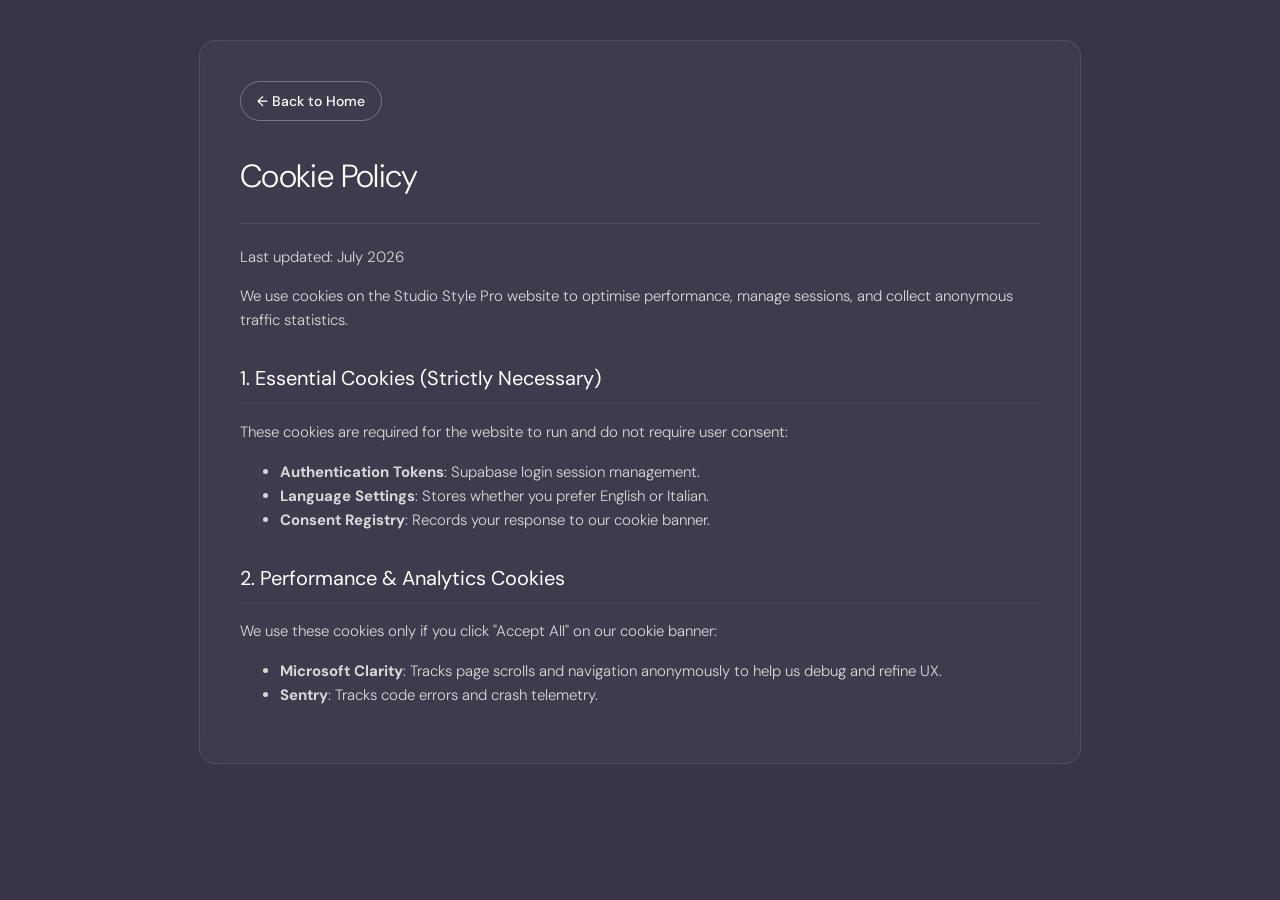
<file: cookies.html>
<!DOCTYPE html>
<html lang="en">
<head>
  <meta charset="UTF-8">
  <meta name="viewport" content="width=device-width, initial-scale=1.0">
  <title>Cookie Policy — Studio Style Pro</title>
  <link rel="icon" type="image/svg+xml" href="./assets/favicon-globe.svg" />
  <link rel="icon" type="image/png" sizes="48x48" href="./assets/favicon-48x48.png" />
  <link rel="icon" type="image/png" sizes="96x96" href="./assets/favicon-96x96.png" />
  <link rel="apple-touch-icon" sizes="180x180" href="./assets/apple-touch-icon.png" />
  <link href="https://fonts.googleapis.com/css2?family=DM+Sans:wght@100;200;300;400;500;600&display=swap" rel="stylesheet">
  <style>
    body {
      background: #3a3448;
      color: #ffffff;
      font-family: 'DM Sans', sans-serif;
      margin: 0;
      padding: 40px 20px;
      line-height: 1.6;
    }
    .container {
      max-width: 800px;
      margin: 0 auto;
      background: rgba(255, 255, 255, 0.03);
      padding: 40px;
      border-radius: 16px;
      border: 1px solid rgba(255, 255, 255, 0.1);
      backdrop-filter: blur(10px);
      -webkit-backdrop-filter: blur(10px);
    }
    h1 {
      font-weight: 300;
      font-size: 32px;
      letter-spacing: -0.02em;
      margin-top: 0;
      border-bottom: 1px solid rgba(255, 255, 255, 0.1);
      padding-bottom: 20px;
    }
    h2 {
      font-weight: 400;
      font-size: 20px;
      margin-top: 30px;
      border-bottom: 1px solid rgba(255, 255, 255, 0.05);
      padding-bottom: 8px;
    }
    p, li {
      font-weight: 300;
      color: rgba(255, 255, 255, 0.8);
      font-size: 15px;
    }
    a.back-btn {
      display: inline-block;
      margin-bottom: 30px;
      color: #ffffff;
      text-decoration: none;
      font-size: 14px;
      font-weight: 500;
      border: 1px solid rgba(255, 255, 255, 0.3);
      padding: 8px 16px;
      border-radius: 30px;
      transition: all 0.2s;
    }
    a.back-btn:hover {
      background: #ffffff;
      color: #3a3448;
    }
  </style>
</head>
<body>
  <div class="container">
    <a href="/" class="back-btn">← Back to Home</a>
    <h1>Cookie Policy</h1>
    <p>Last updated: July 2026</p>
    <p>We use cookies on the Studio Style Pro website to optimise performance, manage sessions, and collect anonymous traffic statistics.</p>
    
    <h2>1. Essential Cookies (Strictly Necessary)</h2>
    <p>These cookies are required for the website to run and do not require user consent:</p>
    <ul>
      <li><strong>Authentication Tokens</strong>: Supabase login session management.</li>
      <li><strong>Language Settings</strong>: Stores whether you prefer English or Italian.</li>
      <li><strong>Consent Registry</strong>: Records your response to our cookie banner.</li>
    </ul>

    <h2>2. Performance & Analytics Cookies</h2>
    <p>We use these cookies only if you click "Accept All" on our cookie banner:</p>
    <ul>
      <li><strong>Microsoft Clarity</strong>: Tracks page scrolls and navigation anonymously to help us debug and refine UX.</li>
      <li><strong>Sentry</strong>: Tracks code errors and crash telemetry.</li>
    </ul>
  </div>
</body>
</html>
</file>
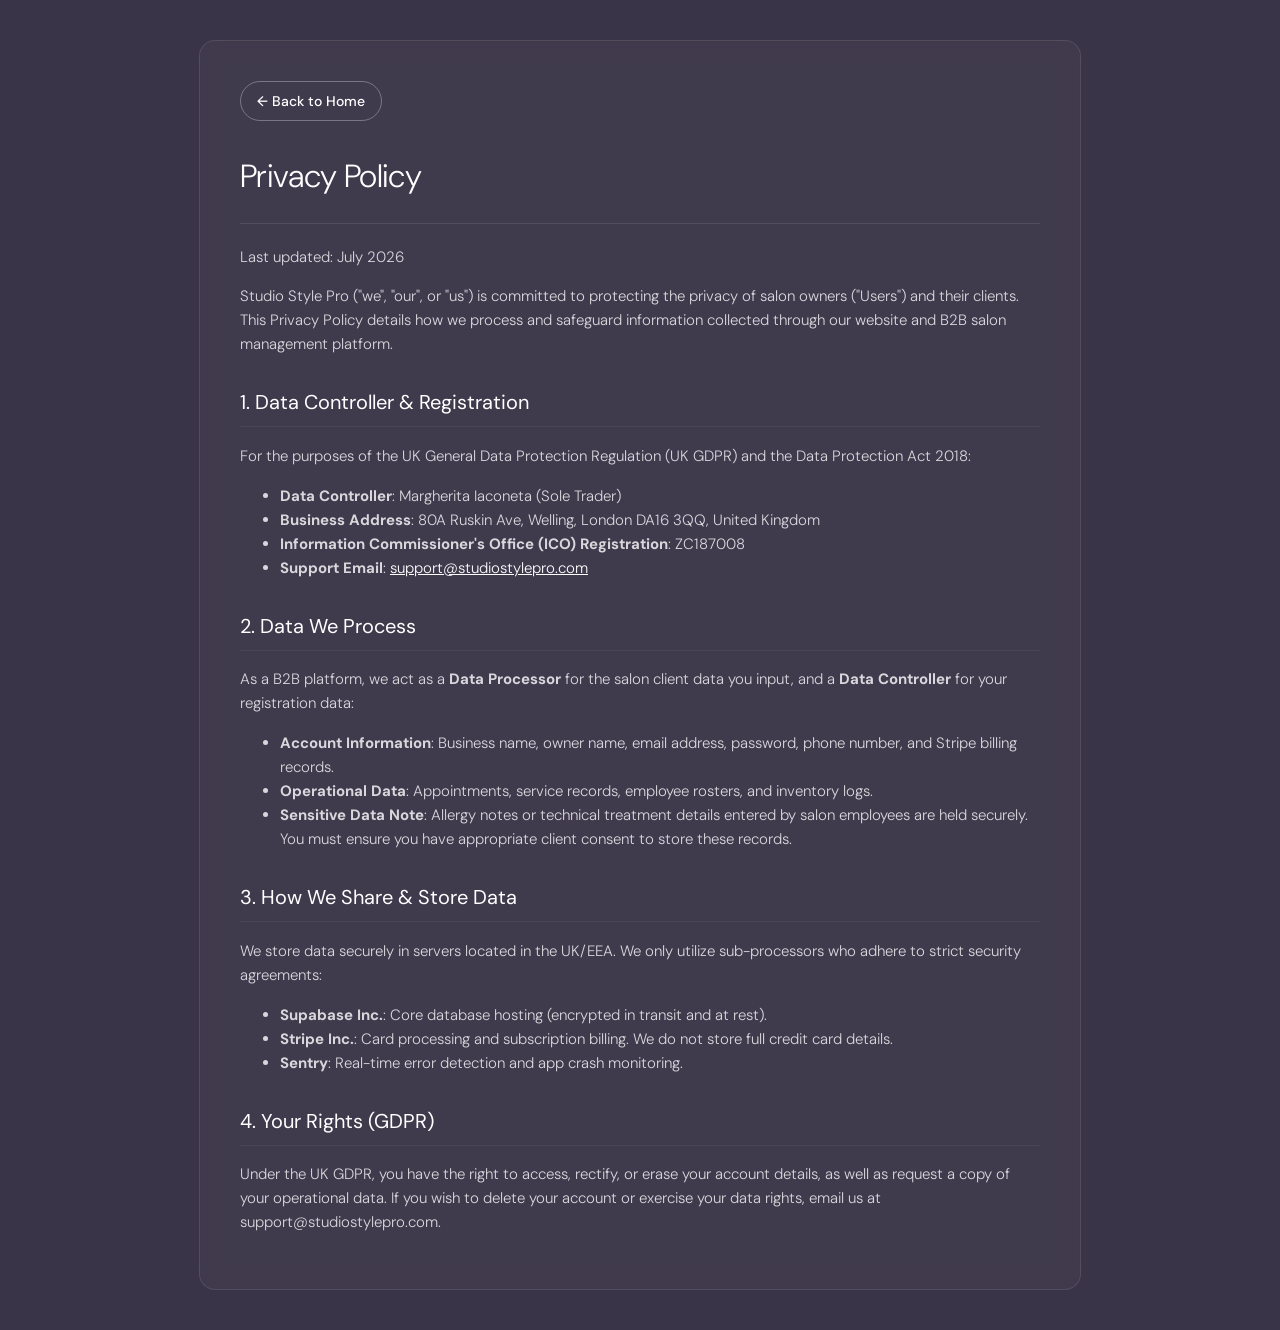
<file: privacy.html>
<!DOCTYPE html>
<html lang="en">
<head>
  <meta charset="UTF-8">
  <meta name="viewport" content="width=device-width, initial-scale=1.0">
  <title>Privacy Policy — Studio Style Pro</title>
  <link rel="icon" type="image/svg+xml" href="./assets/favicon-globe.svg" />
  <link rel="icon" type="image/png" sizes="48x48" href="./assets/favicon-48x48.png" />
  <link rel="icon" type="image/png" sizes="96x96" href="./assets/favicon-96x96.png" />
  <link rel="apple-touch-icon" sizes="180x180" href="./assets/apple-touch-icon.png" />
  <link href="https://fonts.googleapis.com/css2?family=DM+Sans:wght@100;200;300;400;500;600&display=swap" rel="stylesheet">
  <style>
    body {
      background: #3a3448;
      color: #ffffff;
      font-family: 'DM Sans', sans-serif;
      margin: 0;
      padding: 40px 20px;
      line-height: 1.6;
    }
    .container {
      max-width: 800px;
      margin: 0 auto;
      background: rgba(255, 255, 255, 0.03);
      padding: 40px;
      border-radius: 16px;
      border: 1px solid rgba(255, 255, 255, 0.1);
      backdrop-filter: blur(10px);
      -webkit-backdrop-filter: blur(10px);
    }
    h1 {
      font-weight: 300;
      font-size: 32px;
      letter-spacing: -0.02em;
      margin-top: 0;
      border-bottom: 1px solid rgba(255, 255, 255, 0.1);
      padding-bottom: 20px;
    }
    h2 {
      font-weight: 400;
      font-size: 20px;
      margin-top: 30px;
      border-bottom: 1px solid rgba(255, 255, 255, 0.05);
      padding-bottom: 8px;
    }
    p, li {
      font-weight: 300;
      color: rgba(255, 255, 255, 0.8);
      font-size: 15px;
    }
    a.back-btn {
      display: inline-block;
      margin-bottom: 30px;
      color: #ffffff;
      text-decoration: none;
      font-size: 14px;
      font-weight: 500;
      border: 1px solid rgba(255, 255, 255, 0.3);
      padding: 8px 16px;
      border-radius: 30px;
      transition: all 0.2s;
    }
    a.back-btn:hover {
      background: #ffffff;
      color: #3a3448;
    }
  </style>
</head>
<body>
  <div class="container">
    <a href="/" class="back-btn">← Back to Home</a>
    <h1>Privacy Policy</h1>
    <p>Last updated: July 2026</p>
    <p>Studio Style Pro ("we", "our", or "us") is committed to protecting the privacy of salon owners ("Users") and their clients. This Privacy Policy details how we process and safeguard information collected through our website and B2B salon management platform.</p>
    
    <h2>1. Data Controller & Registration</h2>
    <p>For the purposes of the UK General Data Protection Regulation (UK GDPR) and the Data Protection Act 2018:</p>
    <ul>
      <li><strong>Data Controller</strong>: Margherita Iaconeta (Sole Trader)</li>
      <li><strong>Business Address</strong>: 80A Ruskin Ave, Welling, London DA16 3QQ, United Kingdom</li>
      <li><strong>Information Commissioner's Office (ICO) Registration</strong>: ZC187008</li>
      <li><strong>Support Email</strong>: <a href="mailto:support@studiostylepro.com" style="color: #ffffff;">support@studiostylepro.com</a></li>
    </ul>

    <h2>2. Data We Process</h2>
    <p>As a B2B platform, we act as a <strong>Data Processor</strong> for the salon client data you input, and a <strong>Data Controller</strong> for your registration data:</p>
    <ul>
      <li><strong>Account Information</strong>: Business name, owner name, email address, password, phone number, and Stripe billing records.</li>
      <li><strong>Operational Data</strong>: Appointments, service records, employee rosters, and inventory logs.</li>
      <li><strong>Sensitive Data Note</strong>: Allergy notes or technical treatment details entered by salon employees are held securely. You must ensure you have appropriate client consent to store these records.</li>
    </ul>

    <h2>3. How We Share & Store Data</h2>
    <p>We store data securely in servers located in the UK/EEA. We only utilize sub-processors who adhere to strict security agreements:</p>
    <ul>
      <li><strong>Supabase Inc.</strong>: Core database hosting (encrypted in transit and at rest).</li>
      <li><strong>Stripe Inc.</strong>: Card processing and subscription billing. We do not store full credit card details.</li>
      <li><strong>Sentry</strong>: Real-time error detection and app crash monitoring.</li>
    </ul>

    <h2>4. Your Rights (GDPR)</h2>
    <p>Under the UK GDPR, you have the right to access, rectify, or erase your account details, as well as request a copy of your operational data. If you wish to delete your account or exercise your data rights, email us at support@studiostylepro.com.</p>
  </div>
</body>
</html>
</file>
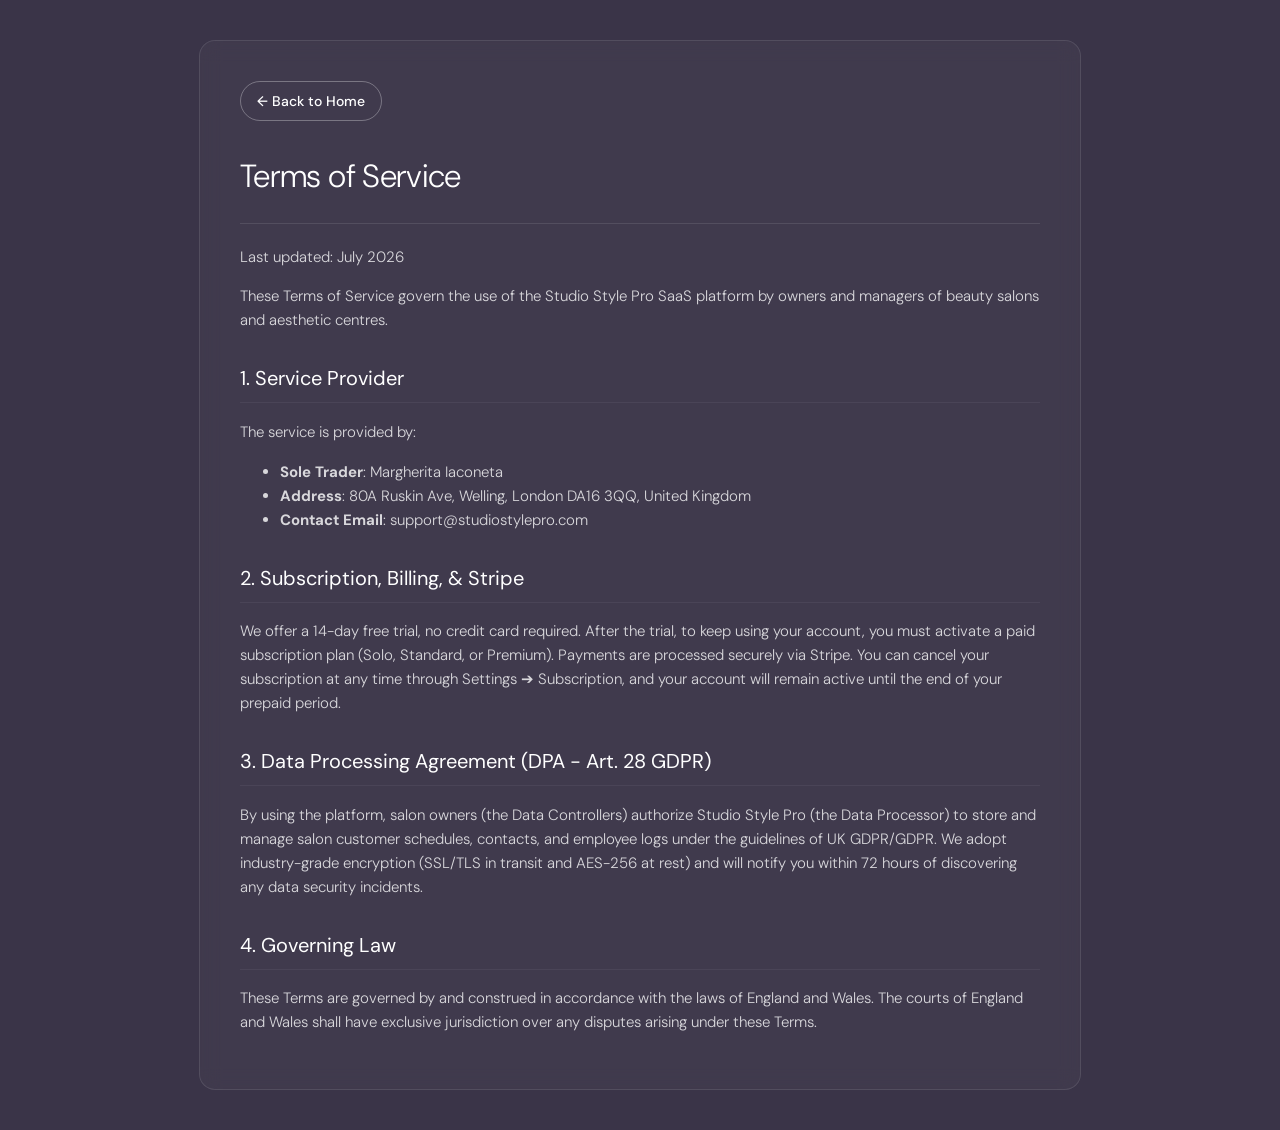
<file: terms.html>
<!DOCTYPE html>
<html lang="en">
<head>
  <meta charset="UTF-8">
  <meta name="viewport" content="width=device-width, initial-scale=1.0">
  <title>Terms of Service — Studio Style Pro</title>
  <link rel="icon" type="image/svg+xml" href="./assets/favicon-globe.svg" />
  <link rel="icon" type="image/png" sizes="48x48" href="./assets/favicon-48x48.png" />
  <link rel="icon" type="image/png" sizes="96x96" href="./assets/favicon-96x96.png" />
  <link rel="apple-touch-icon" sizes="180x180" href="./assets/apple-touch-icon.png" />
  <link href="https://fonts.googleapis.com/css2?family=DM+Sans:wght@100;200;300;400;500;600&display=swap" rel="stylesheet">
  <style>
    body {
      background: #3a3448;
      color: #ffffff;
      font-family: 'DM Sans', sans-serif;
      margin: 0;
      padding: 40px 20px;
      line-height: 1.6;
    }
    .container {
      max-width: 800px;
      margin: 0 auto;
      background: rgba(255, 255, 255, 0.03);
      padding: 40px;
      border-radius: 16px;
      border: 1px solid rgba(255, 255, 255, 0.1);
      backdrop-filter: blur(10px);
      -webkit-backdrop-filter: blur(10px);
    }
    h1 {
      font-weight: 300;
      font-size: 32px;
      letter-spacing: -0.02em;
      margin-top: 0;
      border-bottom: 1px solid rgba(255, 255, 255, 0.1);
      padding-bottom: 20px;
    }
    h2 {
      font-weight: 400;
      font-size: 20px;
      margin-top: 30px;
      border-bottom: 1px solid rgba(255, 255, 255, 0.05);
      padding-bottom: 8px;
    }
    p, li {
      font-weight: 300;
      color: rgba(255, 255, 255, 0.8);
      font-size: 15px;
    }
    a.back-btn {
      display: inline-block;
      margin-bottom: 30px;
      color: #ffffff;
      text-decoration: none;
      font-size: 14px;
      font-weight: 500;
      border: 1px solid rgba(255, 255, 255, 0.3);
      padding: 8px 16px;
      border-radius: 30px;
      transition: all 0.2s;
    }
    a.back-btn:hover {
      background: #ffffff;
      color: #3a3448;
    }
  </style>
</head>
<body>
  <div class="container">
    <a href="/" class="back-btn">← Back to Home</a>
    <h1>Terms of Service</h1>
    <p>Last updated: July 2026</p>
    <p>These Terms of Service govern the use of the Studio Style Pro SaaS platform by owners and managers of beauty salons and aesthetic centres.</p>
    
    <h2>1. Service Provider</h2>
    <p>The service is provided by:</p>
    <ul>
      <li><strong>Sole Trader</strong>: Margherita Iaconeta</li>
      <li><strong>Address</strong>: 80A Ruskin Ave, Welling, London DA16 3QQ, United Kingdom</li>
      <li><strong>Contact Email</strong>: support@studiostylepro.com</li>
    </ul>

    <h2>2. Subscription, Billing, & Stripe</h2>
    <p>We offer a 14-day free trial, no credit card required. After the trial, to keep using your account, you must activate a paid subscription plan (Solo, Standard, or Premium). Payments are processed securely via Stripe. You can cancel your subscription at any time through Settings ➔ Subscription, and your account will remain active until the end of your prepaid period.</p>

    <h2>3. Data Processing Agreement (DPA - Art. 28 GDPR)</h2>
    <p>By using the platform, salon owners (the Data Controllers) authorize Studio Style Pro (the Data Processor) to store and manage salon customer schedules, contacts, and employee logs under the guidelines of UK GDPR/GDPR. We adopt industry-grade encryption (SSL/TLS in transit and AES-256 at rest) and will notify you within 72 hours of discovering any data security incidents.</p>

    <h2>4. Governing Law</h2>
    <p>These Terms are governed by and construed in accordance with the laws of England and Wales. The courts of England and Wales shall have exclusive jurisdiction over any disputes arising under these Terms.</p>
  </div>
</body>
</html>
</file>
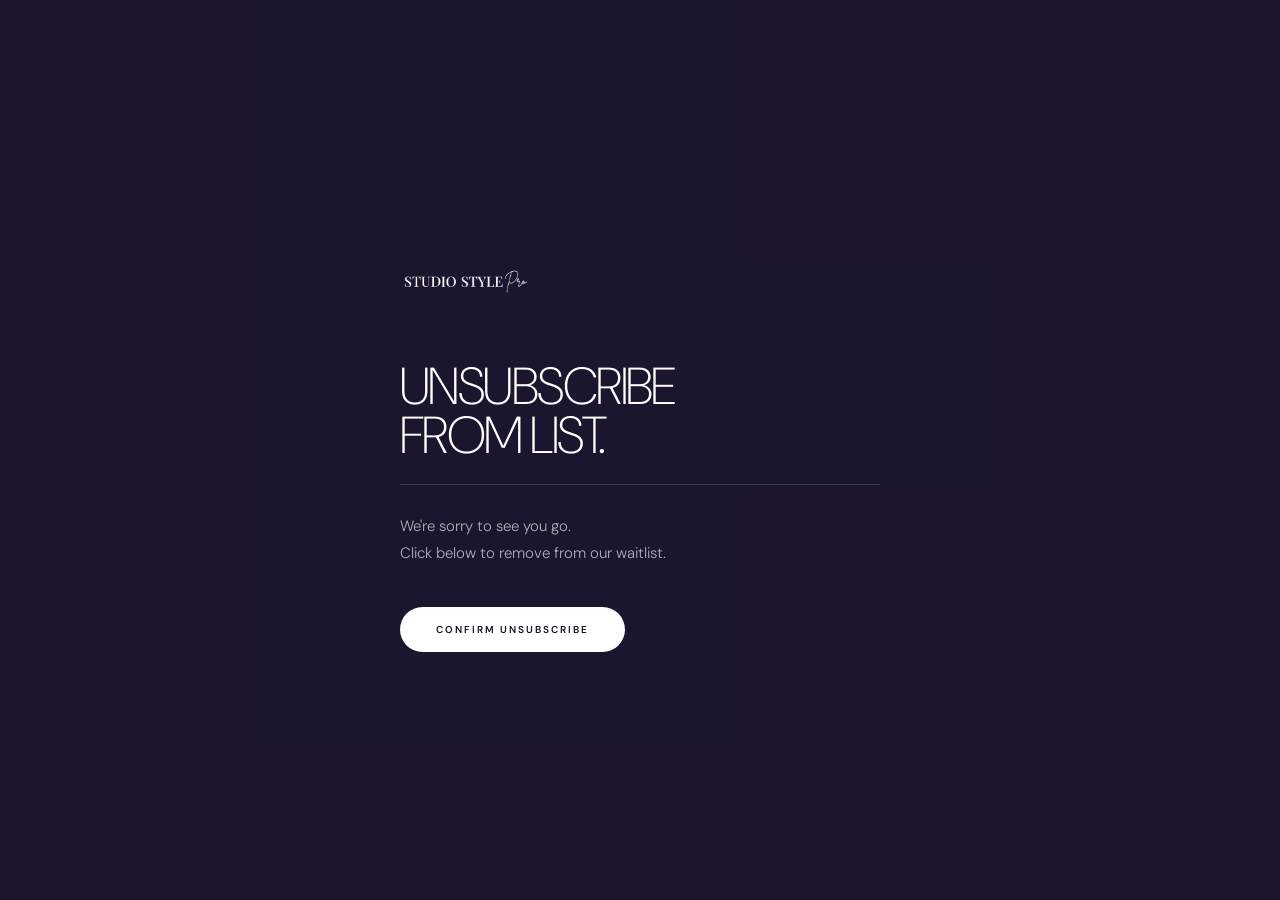
<file: unsubscribe.html>
<!DOCTYPE html>
<html lang="en">
<head>
  <meta charset="UTF-8">
  <meta name="viewport" content="width=device-width,initial-scale=1">
  <title>Unsubscribe — Studio Style Pro</title>
  <link rel="icon" type="image/svg+xml" href="./assets/favicon-globe.svg" />
  <link rel="icon" type="image/png" sizes="48x48" href="./assets/favicon-48x48.png" />
  <link rel="icon" type="image/png" sizes="96x96" href="./assets/favicon-96x96.png" />
  <link rel="apple-touch-icon" sizes="180x180" href="./assets/apple-touch-icon.png" />
  <link href="https://fonts.googleapis.com/css2?family=DM+Sans:wght@200;300;400;600&display=swap" rel="stylesheet">
  <style>
    *, *::before, *::after { box-sizing: border-box; margin: 0; padding: 0; }
    html, body {
      height: 100%;
      background: #3a3448;
      font-family: 'DM Sans', Helvetica, sans-serif;
      color: #fff;
      display: flex;
      align-items: center;
      justify-content: center;
      min-height: 100vh;
    }
    body {
      background-image: url('./flower sequence/ezgif-8a7cfed939556aa3-jpg/ezgif-frame-060.jpg');
      background-size: cover;
      background-position: center;
    }
    .overlay {
      position: fixed;
      inset: 0;
      background: rgba(22, 14, 38, 0.78);
      display: flex;
      align-items: center;
      justify-content: center;
      padding: 24px;
    }
    .card {
      max-width: 480px;
      width: 100%;
      text-align: left;
    }
    .logo {
      width: 130px;
      margin-bottom: 48px;
      display: block;
    }
    .headline {
      font-size: clamp(36px, 8vw, 52px);
      font-weight: 200;
      line-height: 0.95;
      letter-spacing: -0.03em;
      margin-bottom: 24px;
    }
    .divider {
      width: 100%;
      height: 1px;
      background: rgba(255,255,255,0.15);
      margin-bottom: 28px;
    }
    .body-text {
      font-size: 15px;
      font-weight: 300;
      line-height: 1.8;
      color: rgba(255,255,255,0.65);
      margin-bottom: 40px;
    }
    .email-display {
      color: rgba(255,255,255,0.9);
      font-weight: 400;
    }
    .btn {
      display: inline-block;
      font-size: 10px;
      font-weight: 600;
      letter-spacing: 0.2em;
      color: #1a0e26;
      background: #fff;
      border: none;
      cursor: pointer;
      padding: 16px 36px;
      border-radius: 99px;
      font-family: 'DM Sans', Helvetica, sans-serif;
      transition: opacity 0.2s;
    }
    .btn:hover { opacity: 0.85; }
    .btn:disabled { opacity: 0.5; cursor: default; }
    .success {
      display: none;
      font-size: 13px;
      font-weight: 300;
      color: rgba(255,255,255,0.55);
      margin-top: 24px;
      line-height: 1.7;
    }
    .success.visible { display: block; }
    .error-msg {
      display: none;
      font-size: 13px;
      color: rgba(255,120,120,0.8);
      margin-top: 16px;
    }
    .error-msg.visible { display: block; }
  </style>
</head>
<body>
  <div class="overlay">
    <div class="card">
      <img src="./assets/logo.png" alt="Studio Style Pro" class="logo">
      <h1 class="headline" id="headline">UNSUBSCRIBE<br>FROM LIST.</h1>
      <div class="divider"></div>
      <p class="body-text" id="body-text">
        We're sorry to see you go.<br>
        Click below to remove <span class="email-display" id="email-display"></span> from our waitlist.
      </p>
      <button class="btn" id="unsub-btn">CONFIRM UNSUBSCRIBE</button>
      <p class="success" id="success-msg">You have been removed from our list. We wish you well.</p>
      <p class="error-msg" id="error-msg">Something went wrong. Please try again.</p>
    </div>
  </div>

  <script>
    const params = new URLSearchParams(window.location.search);
    const email = params.get('email') || '';
    const lang = params.get('lang') || 'en';
    const isIt = lang === 'it';

    if (isIt) {
      document.documentElement.lang = 'it';
      document.title = 'Cancellazione — Studio Style Pro';
      document.getElementById('headline').innerHTML = 'CANCELLA<br>ISCRIZIONE.';
      document.getElementById('body-text').innerHTML =
        'Ci dispiace vederti andare.<br>Clicca qui sotto per rimuovere <span class="email-display" id="email-display"></span> dalla nostra lista d\'attesa.';
      document.getElementById('unsub-btn').textContent = 'CONFERMA CANCELLAZIONE';
    }

    if (email) {
      const displays = document.querySelectorAll('#email-display, .email-display');
      displays.forEach(el => el.textContent = email);
    }

    document.getElementById('unsub-btn').addEventListener('click', async function() {
      const btn = this;
      btn.disabled = true;
      btn.textContent = isIt ? 'ATTENDERE...' : 'PROCESSING...';

      try {
        const res = await fetch('/api/unsubscribe', {
          method: 'POST',
          headers: { 'Content-Type': 'application/json' },
          body: JSON.stringify({ email })
        });
        if (!res.ok) throw new Error();
        btn.style.display = 'none';
        document.getElementById('success-msg').textContent = isIt
          ? 'Sei stata rimossa dalla nostra lista. Ti auguriamo il meglio.'
          : 'You have been removed from our list. We wish you well.';
        document.getElementById('success-msg').classList.add('visible');
      } catch {
        btn.disabled = false;
        btn.textContent = isIt ? 'CONFERMA CANCELLAZIONE' : 'CONFIRM UNSUBSCRIBE';
        document.getElementById('error-msg').classList.add('visible');
      }
    });
  </script>
</body>
</html>
</file>
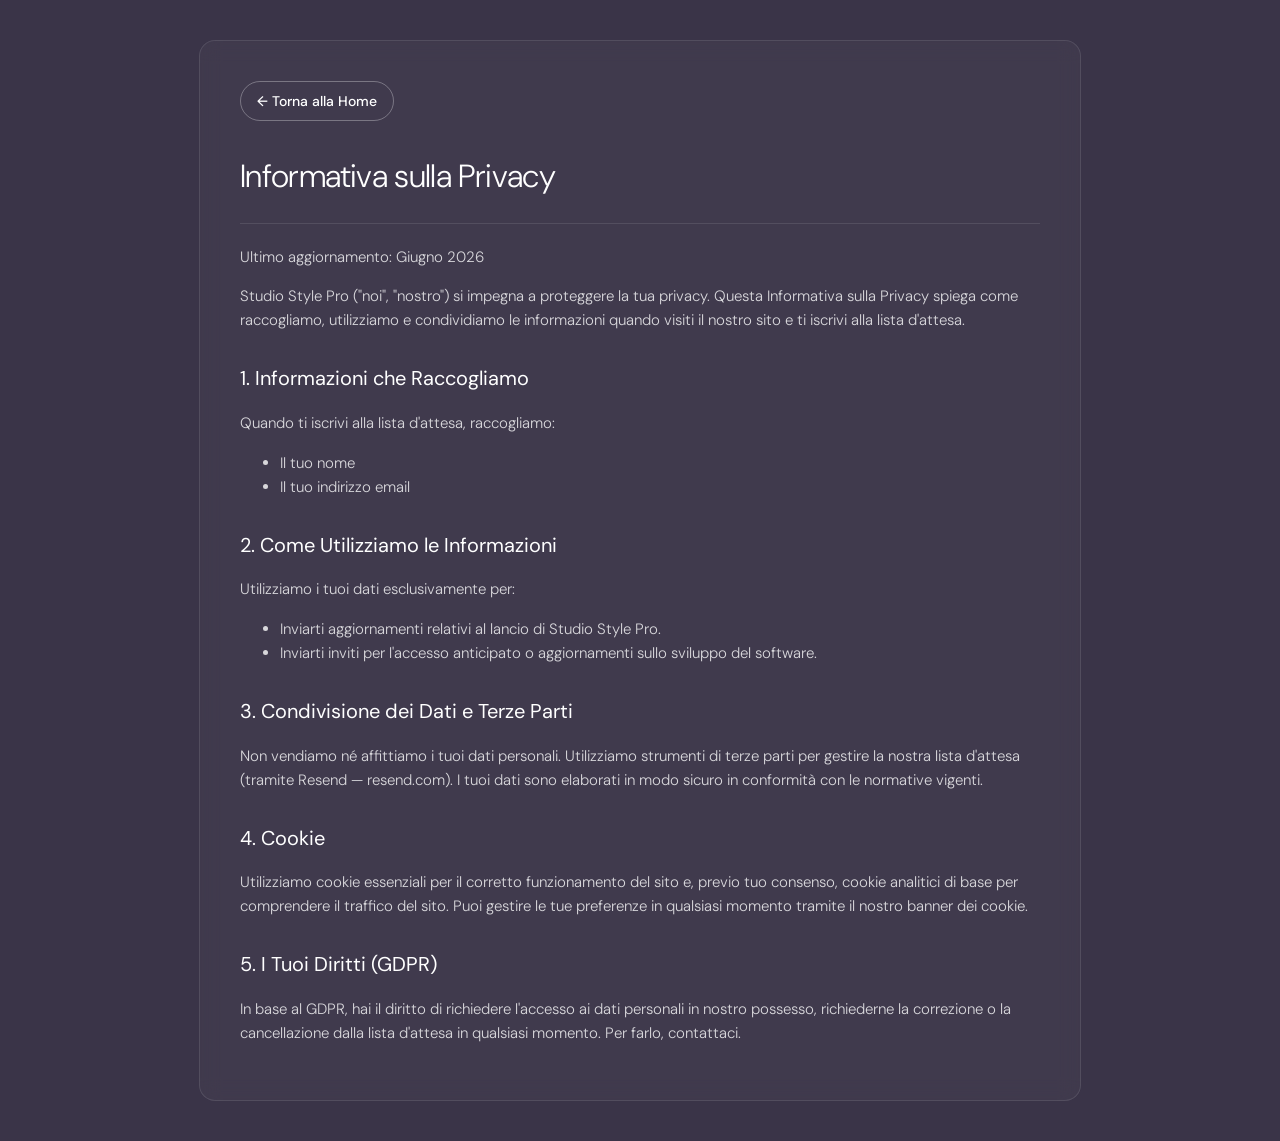
<file: it/privacy.html>
<!DOCTYPE html>
<html lang="it">
<head>
  <meta charset="UTF-8">
  <meta name="viewport" content="width=device-width, initial-scale=1.0">
  <title>Informativa sulla Privacy — Studio Style Pro</title>
  <link rel="icon" type="image/svg+xml" href="../assets/favicon-globe.svg" />
  <link rel="icon" type="image/png" sizes="48x48" href="../assets/favicon-48x48.png" />
  <link rel="icon" type="image/png" sizes="96x96" href="../assets/favicon-96x96.png" />
  <link rel="apple-touch-icon" sizes="180x180" href="../assets/apple-touch-icon.png" />
  <link href="https://fonts.googleapis.com/css2?family=DM+Sans:wght@100;200;300;400;500;600&display=swap" rel="stylesheet">
  <style>
    body {
      background: #3a3448;
      color: #ffffff;
      font-family: 'DM Sans', sans-serif;
      margin: 0;
      padding: 40px 20px;
      line-height: 1.6;
    }
    .container {
      max-width: 800px;
      margin: 0 auto;
      background: rgba(255, 255, 255, 0.03);
      padding: 40px;
      border-radius: 16px;
      border: 1px solid rgba(255, 255, 255, 0.1);
      backdrop-filter: blur(10px);
      -webkit-backdrop-filter: blur(10px);
    }
    h1 {
      font-weight: 300;
      font-size: 32px;
      letter-spacing: -0.02em;
      margin-top: 0;
      border-bottom: 1px solid rgba(255, 255, 255, 0.1);
      padding-bottom: 20px;
    }
    h2 {
      font-weight: 400;
      font-size: 20px;
      margin-top: 30px;
    }
    p, li {
      font-weight: 300;
      color: rgba(255, 255, 255, 0.8);
      font-size: 15px;
    }
    a.back-btn {
      display: inline-block;
      margin-bottom: 30px;
      color: #ffffff;
      text-decoration: none;
      font-size: 14px;
      font-weight: 500;
      border: 1px solid rgba(255, 255, 255, 0.3);
      padding: 8px 16px;
      border-radius: 30px;
      transition: all 0.2s;
    }
    a.back-btn:hover {
      background: #ffffff;
      color: #3a3448;
    }
  </style>
</head>
<body>
  <div class="container">
    <a href="/it/" class="back-btn">← Torna alla Home</a>
    <h1>Informativa sulla Privacy</h1>
    <p>Ultimo aggiornamento: Giugno 2026</p>
    <p>Studio Style Pro ("noi", "nostro") si impegna a proteggere la tua privacy. Questa Informativa sulla Privacy spiega come raccogliamo, utilizziamo e condividiamo le informazioni quando visiti il nostro sito e ti iscrivi alla lista d'attesa.</p>
    
    <h2>1. Informazioni che Raccogliamo</h2>
    <p>Quando ti iscrivi alla lista d'attesa, raccogliamo:</p>
    <ul>
      <li>Il tuo nome</li>
      <li>Il tuo indirizzo email</li>
    </ul>

    <h2>2. Come Utilizziamo le Informazioni</h2>
    <p>Utilizziamo i tuoi dati esclusivamente per:</p>
    <ul>
      <li>Inviarti aggiornamenti relativi al lancio di Studio Style Pro.</li>
      <li>Inviarti inviti per l'accesso anticipato o aggiornamenti sullo sviluppo del software.</li>
    </ul>

    <h2>3. Condivisione dei Dati e Terze Parti</h2>
    <p>Non vendiamo né affittiamo i tuoi dati personali. Utilizziamo strumenti di terze parti per gestire la nostra lista d'attesa (tramite Resend — resend.com). I tuoi dati sono elaborati in modo sicuro in conformità con le normative vigenti.</p>

    <h2>4. Cookie</h2>
    <p>Utilizziamo cookie essenziali per il corretto funzionamento del sito e, previo tuo consenso, cookie analitici di base per comprendere il traffico del sito. Puoi gestire le tue preferenze in qualsiasi momento tramite il nostro banner dei cookie.</p>

    <h2>5. I Tuoi Diritti (GDPR)</h2>
    <p>In base al GDPR, hai il diritto di richiedere l'accesso ai dati personali in nostro possesso, richiederne la correzione o la cancellazione dalla lista d'attesa in qualsiasi momento. Per farlo, contattaci.</p>
  </div>
</body>
</html>
</file>
